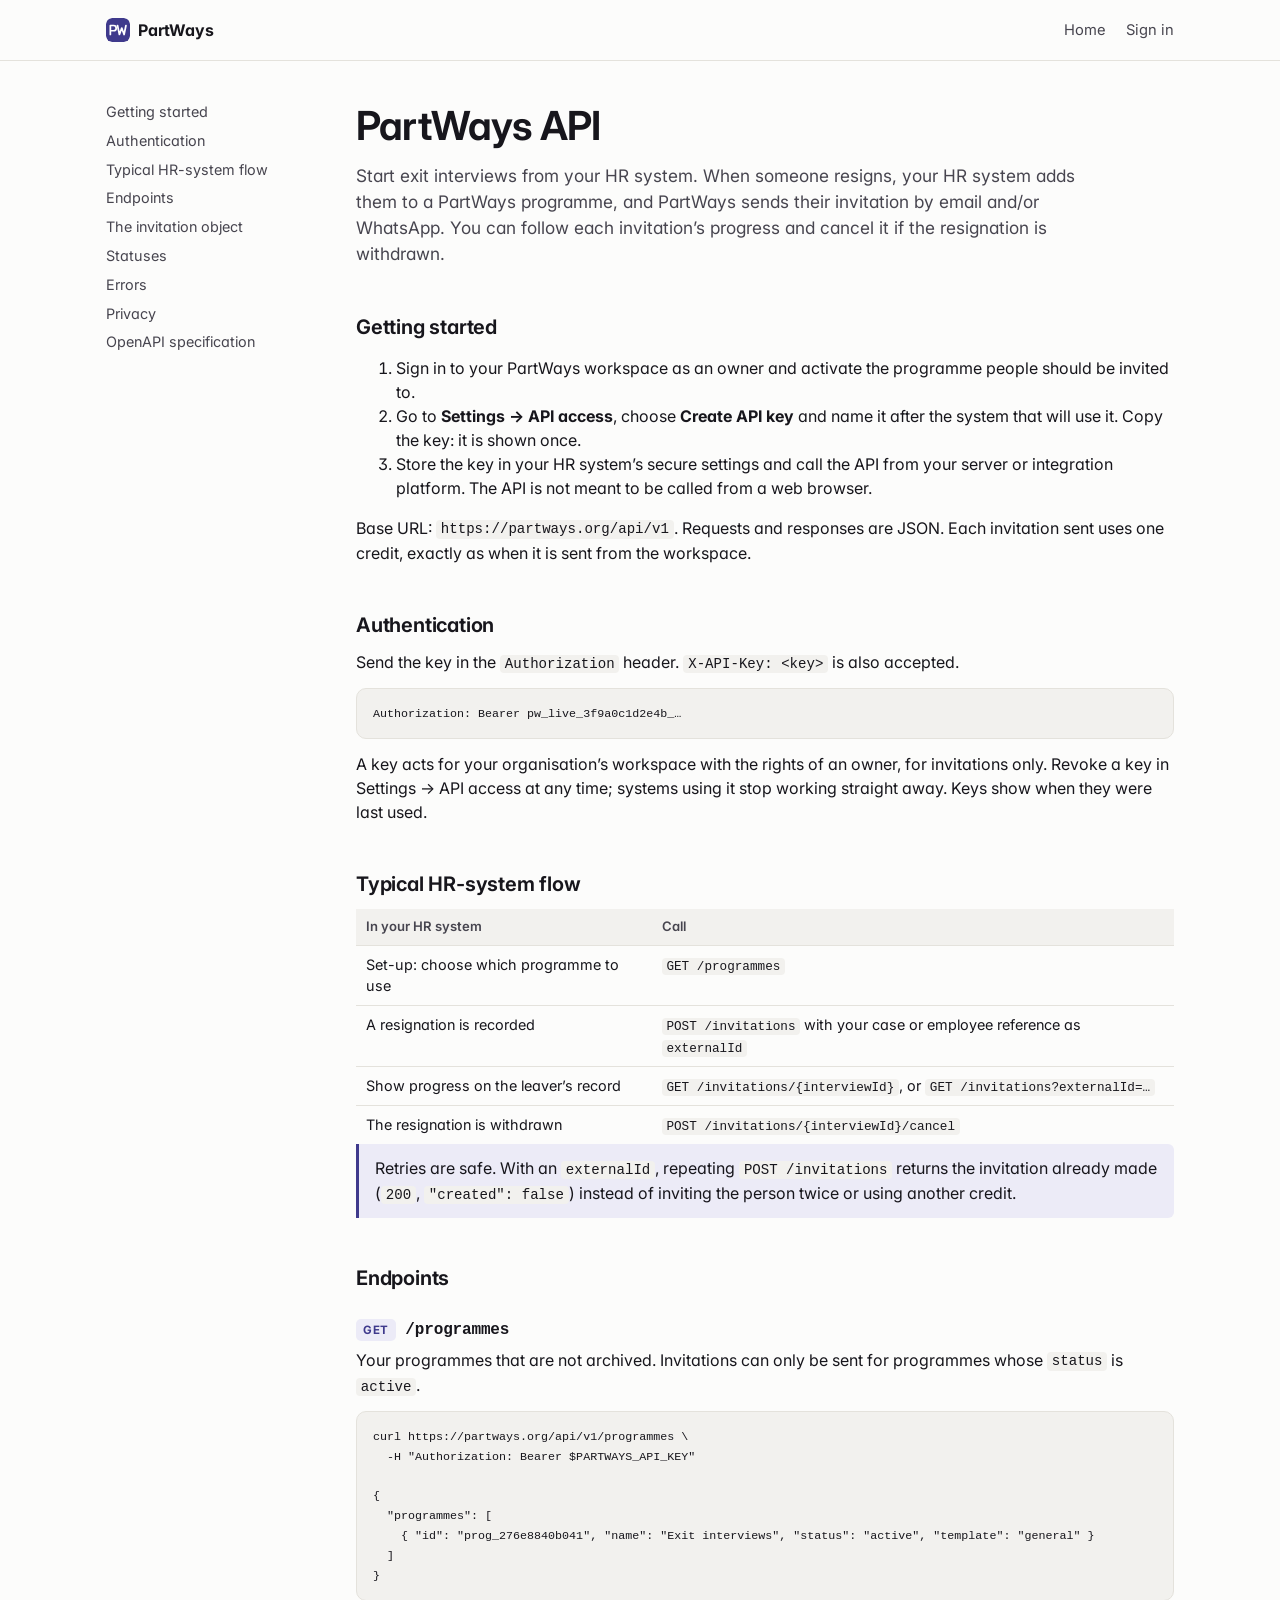
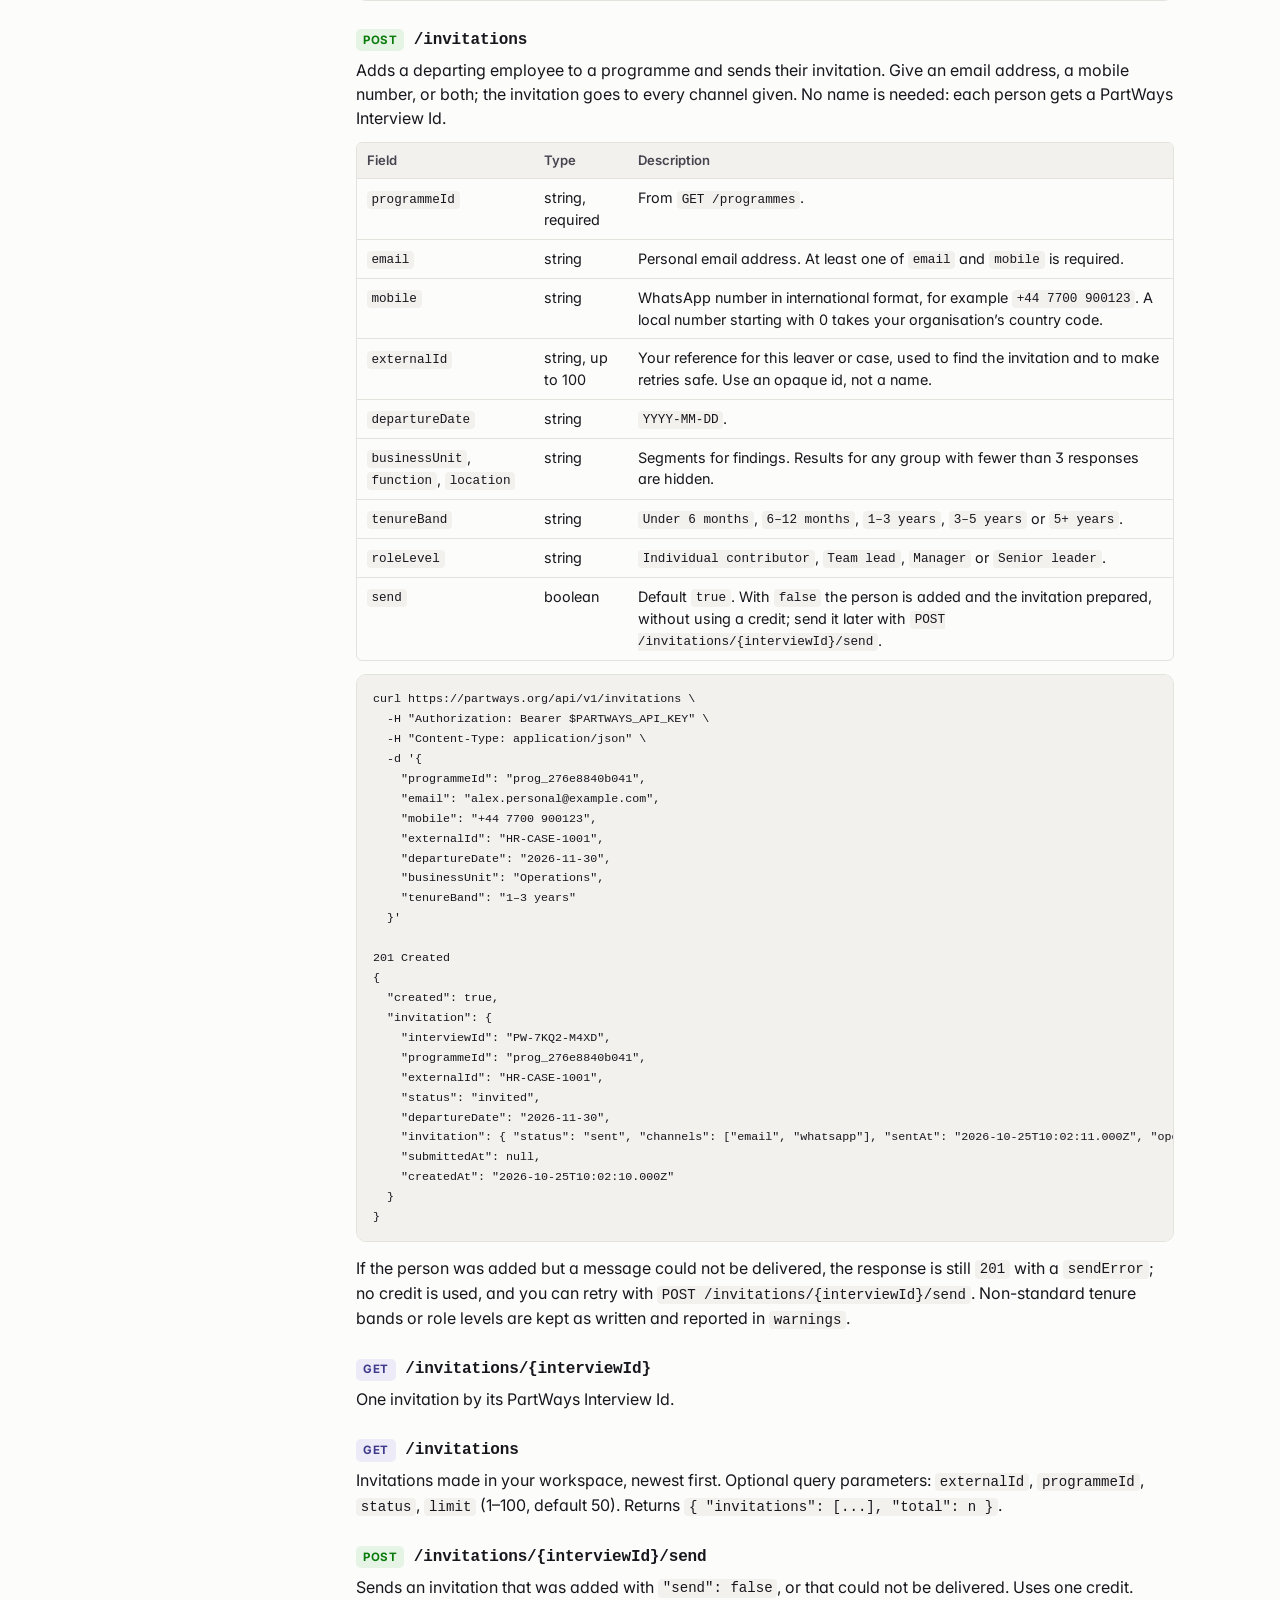
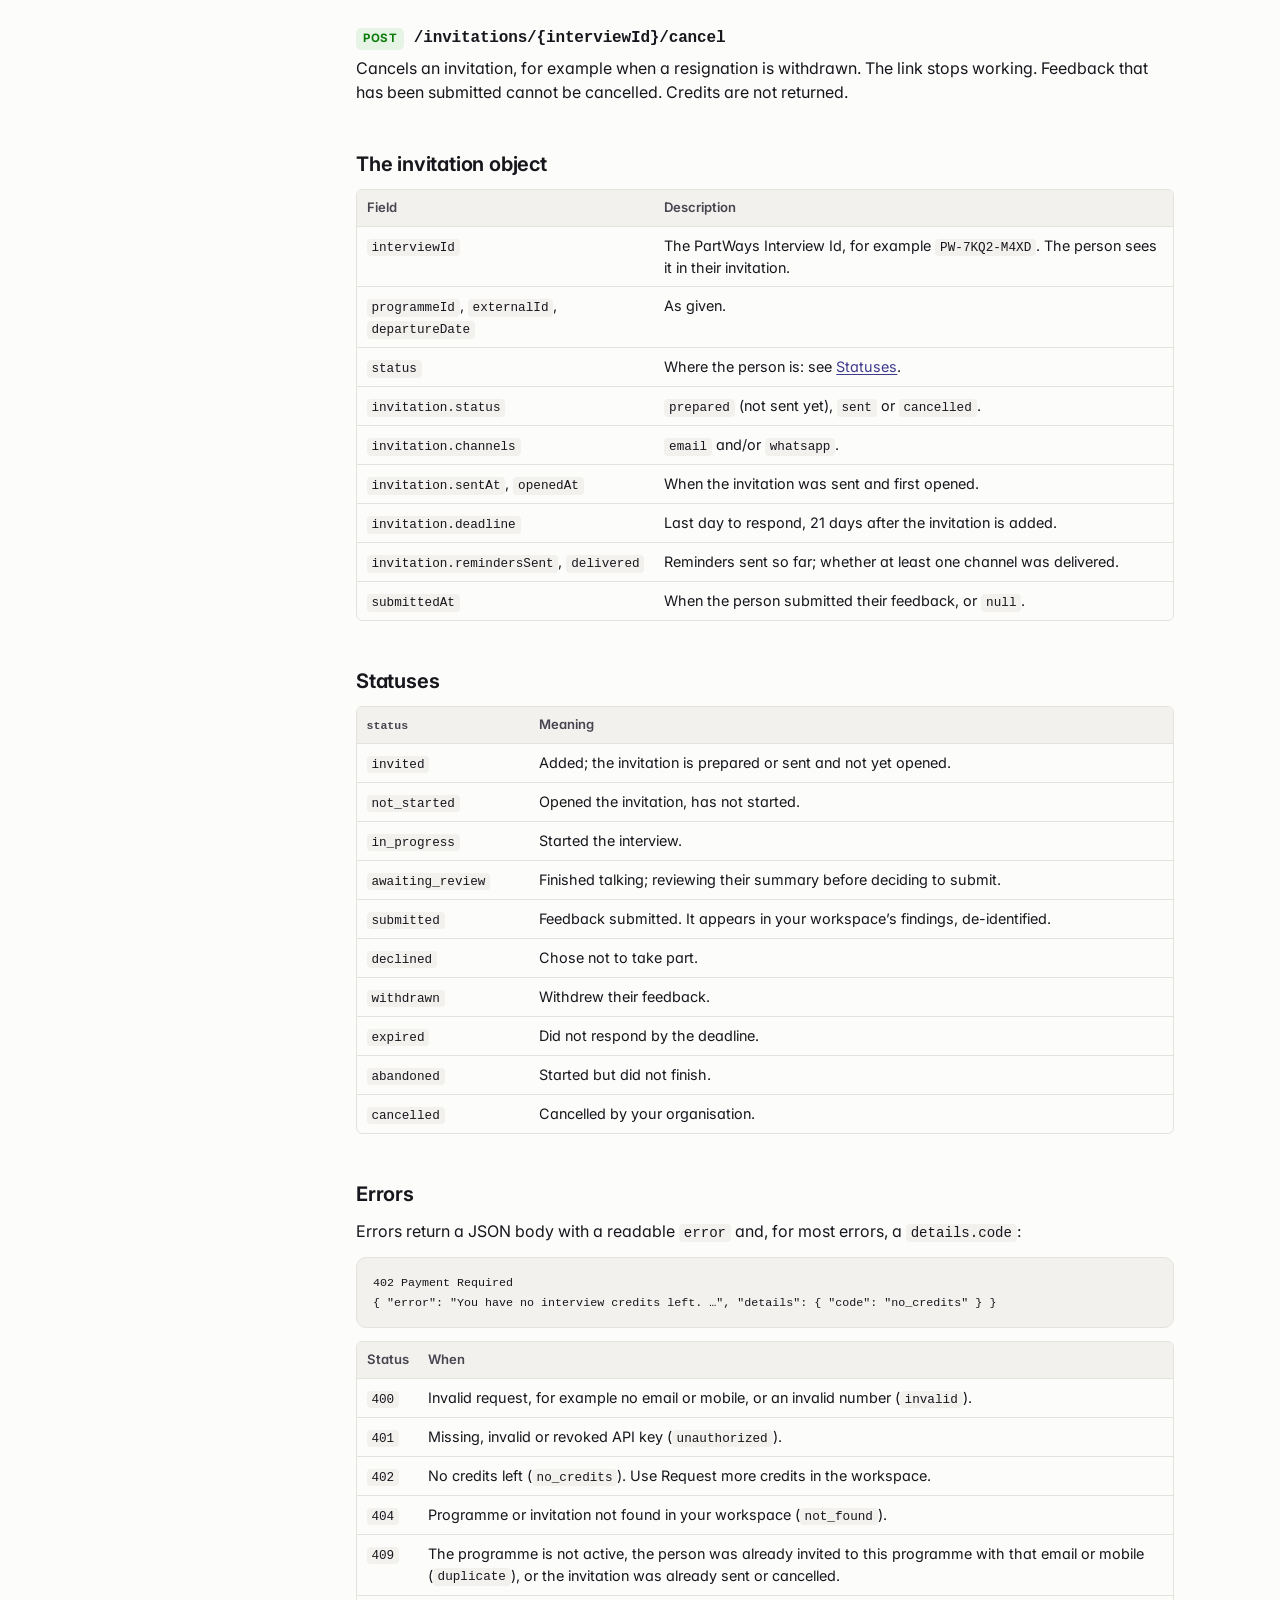
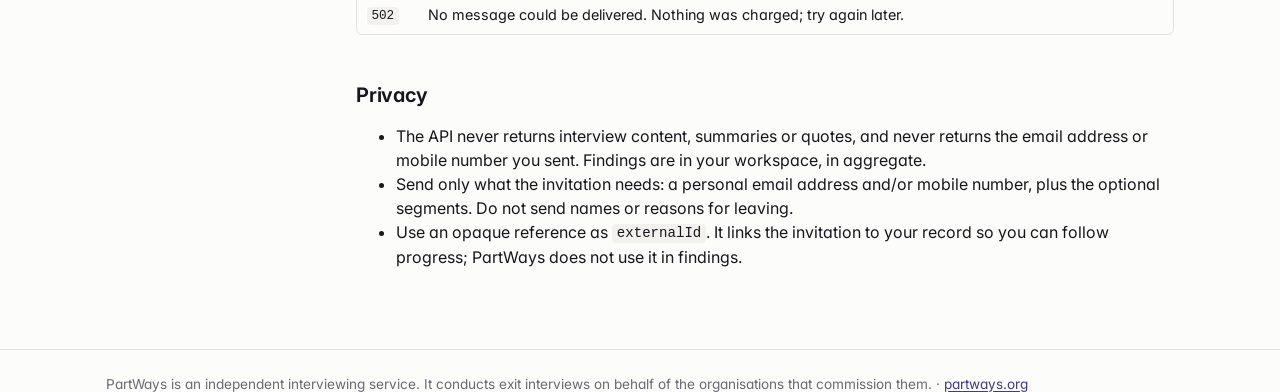
<file: developers/index.html>
<!doctype html>
<html lang="en">
<head>
  <meta charset="utf-8">
  <meta name="viewport" content="width=device-width, initial-scale=1">
  <title>PartWays API</title>
  <meta name="description" content="Start PartWays exit interviews from your HR system. Reference for the PartWays API v1: authentication, invitations, statuses and errors.">
  <link rel="canonical" href="https://partways.org/developers/">
  <meta property="og:type" content="website">
  <meta property="og:site_name" content="PartWays">
  <meta property="og:url" content="https://partways.org/developers/">
  <meta property="og:title" content="PartWays API">
  <meta property="og:description" content="Start PartWays exit interviews from your HR system.">
  <meta property="og:image" content="https://partways.org/og-image.jpg">
  <meta property="og:image:width" content="1200">
  <meta property="og:image:height" content="630">
  <meta name="twitter:card" content="summary_large_image">
  <link rel="preconnect" href="https://fonts.googleapis.com">
  <link rel="stylesheet" href="https://fonts.googleapis.com/css2?family=Inter:wght@400;500;600;700&display=swap">
  <link rel="stylesheet" href="/css/base.css">
  <link rel="icon" href="/favicon.svg" type="image/svg+xml">
  <link rel="apple-touch-icon" href="/apple-touch-icon.png">
  <style>
    body { background: var(--surface); }
    .wrap { max-width: 1100px; margin: 0 auto; padding: 0 16px; }
    .site-head { position: sticky; top: 0; z-index: 5; background: color-mix(in srgb, var(--surface) 92%, transparent); backdrop-filter: blur(8px); border-bottom: 1px solid var(--line); }
    .site-head .wrap { display: flex; align-items: center; gap: 1rem; min-height: 60px; }
    .site-head nav { display: flex; gap: 1.25rem; margin-left: auto; font-size: .92rem; }
    .site-head nav a { color: var(--ink-2); text-decoration: none; }
    .layout { display: grid; grid-template-columns: 210px minmax(0, 1fr); gap: 2.5rem; padding-top: 2.5rem; padding-bottom: 4rem; }
    .toc { position: sticky; top: 84px; align-self: start; font-size: .9rem; }
    .toc ol { list-style: none; margin: 0; padding: 0; display: grid; gap: .45rem; }
    .toc a { color: var(--ink-2); text-decoration: none; }
    .toc a:hover { color: var(--ink); }
    @media (max-width: 860px) { .layout { grid-template-columns: minmax(0, 1fr); gap: 1.5rem; } .toc { position: static; } .site-head nav { display: none; } }
    main h1 { font-size: clamp(1.8rem, 4.5vw, 2.5rem); letter-spacing: -.02em; margin: 0 0 .75rem; }
    main h2 { margin: 2.75rem 0 .75rem; padding-top: .25rem; scroll-margin-top: 80px; }
    main h3 { margin: 1.75rem 0 .5rem; scroll-margin-top: 80px; }
    .lede { font-size: 1.08rem; color: var(--ink-2); max-width: 720px; }
    pre { background: var(--panel-2); border: 1px solid var(--line); border-radius: var(--radius); padding: .9rem 1rem; overflow-x: auto; font-size: .83rem; line-height: 1.5; }
    code { font-family: ui-monospace, SFMono-Regular, Menlo, monospace; font-size: .88em; }
    p code, li code, td code { background: var(--panel-2); padding: .08rem .3rem; border-radius: 4px; }
    .ep { display: flex; gap: .6rem; align-items: baseline; flex-wrap: wrap; margin: 1.75rem 0 .4rem; }
    .ep h3 { margin: 0; font-family: ui-monospace, SFMono-Regular, Menlo, monospace; font-size: 1rem; overflow-wrap: anywhere; }
    .verb { font-size: .72rem; font-weight: 700; letter-spacing: .04em; padding: .15rem .45rem; border-radius: 5px; background: var(--accent-soft); color: var(--accent); }
    .verb.post { background: var(--good-soft); color: var(--good); }
    .table-wrap { overflow-x: auto; }
    table { border-collapse: collapse; width: 100%; font-size: .9rem; }
    th, td { text-align: left; vertical-align: top; padding: .5rem .6rem; border-bottom: 1px solid var(--line); }
    th { font-weight: 600; color: var(--ink-2); }
    .note { border-left: 3px solid var(--accent); background: var(--accent-soft); padding: .75rem 1rem; border-radius: 0 var(--radius-sm) var(--radius-sm) 0; color: var(--ink); }
    footer { border-top: 1px solid var(--line); padding: 1.5rem 0; font-size: .85rem; color: var(--muted); }
  </style>
</head>
<body>
  <header class="site-head">
    <div class="wrap">
      <a class="pw-mark" href="/"><span class="dot" aria-hidden="true">PW</span>PartWays</a>
      <nav aria-label="Site"><a href="/">Home</a><a href="/hr/">Sign in</a></nav>
    </div>
  </header>

  <div class="wrap layout">
    <nav class="toc" aria-label="On this page">
      <ol>
        <li><a href="#start">Getting started</a></li>
        <li><a href="#auth">Authentication</a></li>
        <li><a href="#flow">Typical HR-system flow</a></li>
        <li><a href="#endpoints">Endpoints</a></li>
        <li><a href="#object">The invitation object</a></li>
        <li><a href="#statuses">Statuses</a></li>
        <li><a href="#errors">Errors</a></li>
        <li><a href="#privacy">Privacy</a></li>
        <li><a href="/developers/openapi.json">OpenAPI specification</a></li>
      </ol>
    </nav>

    <main>
      <h1>PartWays API</h1>
      <p class="lede">Start exit interviews from your HR system. When someone resigns, your HR system adds them to a PartWays programme, and PartWays sends their invitation by email and/or WhatsApp. You can follow each invitation’s progress and cancel it if the resignation is withdrawn.</p>

      <h2 id="start">Getting started</h2>
      <ol>
        <li>Sign in to your PartWays workspace as an owner and activate the programme people should be invited to.</li>
        <li>Go to <strong>Settings → API access</strong>, choose <strong>Create API key</strong> and name it after the system that will use it. Copy the key: it is shown once.</li>
        <li>Store the key in your HR system’s secure settings and call the API from your server or integration platform. The API is not meant to be called from a web browser.</li>
      </ol>
      <p>Base URL: <code>https://partways.org/api/v1</code>. Requests and responses are JSON. Each invitation sent uses one credit, exactly as when it is sent from the workspace.</p>

      <h2 id="auth">Authentication</h2>
      <p>Send the key in the <code>Authorization</code> header. <code>X-API-Key: &lt;key&gt;</code> is also accepted.</p>
<pre><code>Authorization: Bearer pw_live_3f9a0c1d2e4b_…</code></pre>
      <p>A key acts for your organisation’s workspace with the rights of an owner, for invitations only. Revoke a key in Settings → API access at any time; systems using it stop working straight away. Keys show when they were last used.</p>

      <h2 id="flow">Typical HR-system flow</h2>
      <table>
        <thead><tr><th scope="col">In your HR system</th><th scope="col">Call</th></tr></thead>
        <tbody>
          <tr><td>Set-up: choose which programme to use</td><td><code>GET /programmes</code></td></tr>
          <tr><td>A resignation is recorded</td><td><code>POST /invitations</code> with your case or employee reference as <code>externalId</code></td></tr>
          <tr><td>Show progress on the leaver’s record</td><td><code>GET /invitations/{interviewId}</code>, or <code>GET /invitations?externalId=…</code></td></tr>
          <tr><td>The resignation is withdrawn</td><td><code>POST /invitations/{interviewId}/cancel</code></td></tr>
        </tbody>
      </table>
      <p class="note">Retries are safe. With an <code>externalId</code>, repeating <code>POST /invitations</code> returns the invitation already made (<code>200</code>, <code>"created": false</code>) instead of inviting the person twice or using another credit.</p>

      <h2 id="endpoints">Endpoints</h2>

      <div class="ep"><span class="verb">GET</span><h3>/programmes</h3></div>
      <p>Your programmes that are not archived. Invitations can only be sent for programmes whose <code>status</code> is <code>active</code>.</p>
<pre><code>curl https://partways.org/api/v1/programmes \
  -H "Authorization: Bearer $PARTWAYS_API_KEY"

{
  "programmes": [
    { "id": "prog_276e8840b041", "name": "Exit interviews", "status": "active", "template": "general" }
  ]
}</code></pre>

      <div class="ep"><span class="verb post">POST</span><h3>/invitations</h3></div>
      <p>Adds a departing employee to a programme and sends their invitation. Give an email address, a mobile number, or both; the invitation goes to every channel given. No name is needed: each person gets a PartWays Interview Id.</p>
      <div class="table-wrap"><table>
        <thead><tr><th scope="col">Field</th><th scope="col">Type</th><th scope="col">Description</th></tr></thead>
        <tbody>
          <tr><td><code>programmeId</code></td><td>string, required</td><td>From <code>GET /programmes</code>.</td></tr>
          <tr><td><code>email</code></td><td>string</td><td>Personal email address. At least one of <code>email</code> and <code>mobile</code> is required.</td></tr>
          <tr><td><code>mobile</code></td><td>string</td><td>WhatsApp number in international format, for example <code>+44 7700 900123</code>. A local number starting with 0 takes your organisation’s country code.</td></tr>
          <tr><td><code>externalId</code></td><td>string, up to 100</td><td>Your reference for this leaver or case, used to find the invitation and to make retries safe. Use an opaque id, not a name.</td></tr>
          <tr><td><code>departureDate</code></td><td>string</td><td><code>YYYY-MM-DD</code>.</td></tr>
          <tr><td><code>businessUnit</code>, <code>function</code>, <code>location</code></td><td>string</td><td>Segments for findings. Results for any group with fewer than 3 responses are hidden.</td></tr>
          <tr><td><code>tenureBand</code></td><td>string</td><td><code>Under 6 months</code>, <code>6–12 months</code>, <code>1–3 years</code>, <code>3–5 years</code> or <code>5+ years</code>.</td></tr>
          <tr><td><code>roleLevel</code></td><td>string</td><td><code>Individual contributor</code>, <code>Team lead</code>, <code>Manager</code> or <code>Senior leader</code>.</td></tr>
          <tr><td><code>send</code></td><td>boolean</td><td>Default <code>true</code>. With <code>false</code> the person is added and the invitation prepared, without using a credit; send it later with <code>POST /invitations/{interviewId}/send</code>.</td></tr>
        </tbody>
      </table></div>
<pre><code>curl https://partways.org/api/v1/invitations \
  -H "Authorization: Bearer $PARTWAYS_API_KEY" \
  -H "Content-Type: application/json" \
  -d '{
    "programmeId": "prog_276e8840b041",
    "email": "alex.personal@example.com",
    "mobile": "+44 7700 900123",
    "externalId": "HR-CASE-1001",
    "departureDate": "2026-11-30",
    "businessUnit": "Operations",
    "tenureBand": "1–3 years"
  }'

201 Created
{
  "created": true,
  "invitation": {
    "interviewId": "PW-7KQ2-M4XD",
    "programmeId": "prog_276e8840b041",
    "externalId": "HR-CASE-1001",
    "status": "invited",
    "departureDate": "2026-11-30",
    "invitation": { "status": "sent", "channels": ["email", "whatsapp"], "sentAt": "2026-10-25T10:02:11.000Z", "openedAt": null, "deadline": "2026-11-15", "remindersSent": 0, "delivered": true },
    "submittedAt": null,
    "createdAt": "2026-10-25T10:02:10.000Z"
  }
}</code></pre>
      <p>If the person was added but a message could not be delivered, the response is still <code>201</code> with a <code>sendError</code>; no credit is used, and you can retry with <code>POST /invitations/{interviewId}/send</code>. Non-standard tenure bands or role levels are kept as written and reported in <code>warnings</code>.</p>

      <div class="ep"><span class="verb">GET</span><h3>/invitations/{interviewId}</h3></div>
      <p>One invitation by its PartWays Interview Id.</p>

      <div class="ep"><span class="verb">GET</span><h3>/invitations</h3></div>
      <p>Invitations made in your workspace, newest first. Optional query parameters: <code>externalId</code>, <code>programmeId</code>, <code>status</code>, <code>limit</code> (1–100, default 50). Returns <code>{ "invitations": [...], "total": n }</code>.</p>

      <div class="ep"><span class="verb post">POST</span><h3>/invitations/{interviewId}/send</h3></div>
      <p>Sends an invitation that was added with <code>"send": false</code>, or that could not be delivered. Uses one credit.</p>

      <div class="ep"><span class="verb post">POST</span><h3>/invitations/{interviewId}/cancel</h3></div>
      <p>Cancels an invitation, for example when a resignation is withdrawn. The link stops working. Feedback that has been submitted cannot be cancelled. Credits are not returned.</p>

      <h2 id="object">The invitation object</h2>
      <div class="table-wrap"><table>
        <thead><tr><th scope="col">Field</th><th scope="col">Description</th></tr></thead>
        <tbody>
          <tr><td><code>interviewId</code></td><td>The PartWays Interview Id, for example <code>PW-7KQ2-M4XD</code>. The person sees it in their invitation.</td></tr>
          <tr><td><code>programmeId</code>, <code>externalId</code>, <code>departureDate</code></td><td>As given.</td></tr>
          <tr><td><code>status</code></td><td>Where the person is: see <a href="#statuses">Statuses</a>.</td></tr>
          <tr><td><code>invitation.status</code></td><td><code>prepared</code> (not sent yet), <code>sent</code> or <code>cancelled</code>.</td></tr>
          <tr><td><code>invitation.channels</code></td><td><code>email</code> and/or <code>whatsapp</code>.</td></tr>
          <tr><td><code>invitation.sentAt</code>, <code>openedAt</code></td><td>When the invitation was sent and first opened.</td></tr>
          <tr><td><code>invitation.deadline</code></td><td>Last day to respond, 21 days after the invitation is added.</td></tr>
          <tr><td><code>invitation.remindersSent</code>, <code>delivered</code></td><td>Reminders sent so far; whether at least one channel was delivered.</td></tr>
          <tr><td><code>submittedAt</code></td><td>When the person submitted their feedback, or <code>null</code>.</td></tr>
        </tbody>
      </table></div>

      <h2 id="statuses">Statuses</h2>
      <div class="table-wrap"><table>
        <thead><tr><th scope="col"><code>status</code></th><th scope="col">Meaning</th></tr></thead>
        <tbody>
          <tr><td><code>invited</code></td><td>Added; the invitation is prepared or sent and not yet opened.</td></tr>
          <tr><td><code>not_started</code></td><td>Opened the invitation, has not started.</td></tr>
          <tr><td><code>in_progress</code></td><td>Started the interview.</td></tr>
          <tr><td><code>awaiting_review</code></td><td>Finished talking; reviewing their summary before deciding to submit.</td></tr>
          <tr><td><code>submitted</code></td><td>Feedback submitted. It appears in your workspace’s findings, de-identified.</td></tr>
          <tr><td><code>declined</code></td><td>Chose not to take part.</td></tr>
          <tr><td><code>withdrawn</code></td><td>Withdrew their feedback.</td></tr>
          <tr><td><code>expired</code></td><td>Did not respond by the deadline.</td></tr>
          <tr><td><code>abandoned</code></td><td>Started but did not finish.</td></tr>
          <tr><td><code>cancelled</code></td><td>Cancelled by your organisation.</td></tr>
        </tbody>
      </table></div>

      <h2 id="errors">Errors</h2>
      <p>Errors return a JSON body with a readable <code>error</code> and, for most errors, a <code>details.code</code>:</p>
<pre><code>402 Payment Required
{ "error": "You have no interview credits left. …", "details": { "code": "no_credits" } }</code></pre>
      <div class="table-wrap"><table>
        <thead><tr><th scope="col">Status</th><th scope="col">When</th></tr></thead>
        <tbody>
          <tr><td><code>400</code></td><td>Invalid request, for example no email or mobile, or an invalid number (<code>invalid</code>).</td></tr>
          <tr><td><code>401</code></td><td>Missing, invalid or revoked API key (<code>unauthorized</code>).</td></tr>
          <tr><td><code>402</code></td><td>No credits left (<code>no_credits</code>). Use Request more credits in the workspace.</td></tr>
          <tr><td><code>404</code></td><td>Programme or invitation not found in your workspace (<code>not_found</code>).</td></tr>
          <tr><td><code>409</code></td><td>The programme is not active, the person was already invited to this programme with that email or mobile (<code>duplicate</code>), or the invitation was already sent or cancelled.</td></tr>
          <tr><td><code>502</code></td><td>No message could be delivered. Nothing was charged; try again later.</td></tr>
        </tbody>
      </table></div>

      <h2 id="privacy">Privacy</h2>
      <ul>
        <li>The API never returns interview content, summaries or quotes, and never returns the email address or mobile number you sent. Findings are in your workspace, in aggregate.</li>
        <li>Send only what the invitation needs: a personal email address and/or mobile number, plus the optional segments. Do not send names or reasons for leaving.</li>
        <li>Use an opaque reference as <code>externalId</code>. It links the invitation to your record so you can follow progress; PartWays does not use it in findings.</li>
      </ul>
    </main>
  </div>

  <footer>
    <div class="wrap">PartWays is an independent interviewing service. It conducts exit interviews on behalf of the organisations that commission them. · <a href="/">partways.org</a></div>
  </footer>
</body>
</html>
</file>
<file: css/base.css>
/* PartWays design tokens and components. Plain CSS, light and dark. */
:root {
  color-scheme: light;
  --bg: #f6f5f2;
  --surface: #fcfcfb;
  --panel: #ffffff;
  --panel-2: #f2f1ee;
  --line: #e4e2dc;
  --line-strong: #cfccc4;
  --ink: #17161c;
  --ink-2: #47454f;
  --muted: #6b6975;
  --accent: #3f3a8c;
  --accent-ink: #ffffff;
  --accent-soft: #ecebf7;
  --brand: #0f766e;
  --focus: #2a78d6;
  --good: #0a7a0a;
  --good-soft: #e5f4e5;
  --warn: #8a5a00;
  --warn-soft: #fdf3dc;
  --bad: #b42323;
  --bad-soft: #fbe9e9;
  --info-soft: #e8f0fb;
  --demo: #9a3412;
  --demo-soft: #fff1e6;
  --series-1: #2a78d6;
  --series-2: #eb6834;
  --series-pos: #2a78d6;
  --series-neg: #e34948;
  --series-mixed: #6250d6;
  --series-neutral: #b5b3ad;
  --track: #ecebe7;
  --shadow: 0 1px 2px rgba(20, 18, 30, .06), 0 4px 16px rgba(20, 18, 30, .05);
  --radius: 10px;
  --radius-sm: 6px;
  --font: "Inter", system-ui, -apple-system, "Segoe UI", Roboto, sans-serif;
  --text-scale: 1;
}
@media (prefers-color-scheme: dark) {
  :root:not([data-theme="light"]) {
    color-scheme: dark;
    --bg: #121215; --surface: #1a1a19; --panel: #1f1f23; --panel-2: #26262b; --line: #34343a; --line-strong: #46464e;
    --ink: #f0efec; --ink-2: #d2d0cb; --muted: #a3a19b; --accent: #9d97f0; --accent-ink: #121215; --accent-soft: #2a2850;
    --focus: #6da7ec; --good: #5fc95f; --good-soft: #1c2e1c; --warn: #f0c060; --warn-soft: #33290f; --bad: #f08080; --bad-soft: #3a1d1d;
    --info-soft: #1c2738; --demo: #f6a26b; --demo-soft: #36231a;
    --series-1: #3987e5; --series-2: #d95926; --series-pos: #3987e5; --series-neg: #e66767; --series-mixed: #9085e9; --series-neutral: #5f5e59; --track: #2c2c31;
    --shadow: 0 1px 2px rgba(0, 0, 0, .4);
  }
}
:root[data-theme="dark"] {
  color-scheme: dark;
  --bg: #121215; --surface: #1a1a19; --panel: #1f1f23; --panel-2: #26262b; --line: #34343a; --line-strong: #46464e;
  --ink: #f0efec; --ink-2: #d2d0cb; --muted: #a3a19b; --accent: #9d97f0; --accent-ink: #121215; --accent-soft: #2a2850;
  --focus: #6da7ec; --good: #5fc95f; --good-soft: #1c2e1c; --warn: #f0c060; --warn-soft: #33290f; --bad: #f08080; --bad-soft: #3a1d1d;
  --info-soft: #1c2738; --demo: #f6a26b; --demo-soft: #36231a;
  --series-1: #3987e5; --series-2: #d95926; --series-pos: #3987e5; --series-neg: #e66767; --series-mixed: #9085e9; --series-neutral: #5f5e59; --track: #2c2c31;
  --shadow: 0 1px 2px rgba(0, 0, 0, .4);
}

*, *::before, *::after { box-sizing: border-box; }
html { font-size: calc(16px * var(--text-scale)); -webkit-text-size-adjust: 100%; }
body { margin: 0; font-family: var(--font); color: var(--ink); background: var(--bg); line-height: 1.5; font-feature-settings: "cv11", "ss01"; }
h1, h2, h3, h4 { line-height: 1.25; margin: 0 0 .5rem; font-weight: 650; letter-spacing: -.01em; }
h1 { font-size: 1.6rem; } h2 { font-size: 1.25rem; } h3 { font-size: 1.05rem; } h4 { font-size: .95rem; }
p { margin: 0 0 .75rem; }
a { color: var(--accent); text-underline-offset: 2px; }
small, .small { font-size: .85rem; }
.muted { color: var(--muted); }
.ink2 { color: var(--ink-2); }
.num { font-variant-numeric: tabular-nums; }
:focus-visible { outline: 3px solid var(--focus); outline-offset: 2px; border-radius: 4px; }
.sr-only { position: absolute; width: 1px; height: 1px; padding: 0; margin: -1px; overflow: hidden; clip: rect(0 0 0 0); white-space: nowrap; border: 0; }
.skip { position: absolute; left: -999px; top: 8px; background: var(--panel); padding: 8px 12px; z-index: 100; }
.skip:focus { left: 8px; }
@media (prefers-reduced-motion: reduce) { *, *::before, *::after { animation-duration: .01ms !important; transition-duration: .01ms !important; } }

/* Buttons */
.btn { display: inline-flex; align-items: center; justify-content: center; gap: .45rem; min-height: 40px; padding: .5rem 1rem; border-radius: var(--radius-sm);
  border: 1px solid var(--line-strong); background: var(--panel); color: var(--ink); font: inherit; font-weight: 550; font-size: .95rem; cursor: pointer; text-decoration: none; white-space: nowrap; }
.btn:hover { background: var(--panel-2); }
.btn.primary { background: var(--accent); border-color: var(--accent); color: var(--accent-ink); }
.btn.primary:hover { filter: brightness(1.08); }
.btn.danger { color: var(--bad); border-color: color-mix(in srgb, var(--bad) 40%, var(--line)); }
.btn.ghost { border-color: transparent; background: transparent; }
.btn.ghost:hover { background: var(--panel-2); }
.btn.sm { min-height: 32px; padding: .25rem .65rem; font-size: .85rem; }
.btn.lg { min-height: 48px; padding: .75rem 1.4rem; font-size: 1rem; }
.btn[disabled], .btn[aria-disabled="true"] { opacity: .55; cursor: not-allowed; }
.ico { width: 1.2em; height: 1.2em; flex: none; vertical-align: -0.2em; }
.btn .ico { width: 1.1em; height: 1.1em; }
.linkbtn { background: none; border: 0; padding: 0; color: var(--accent); font: inherit; cursor: pointer; text-decoration: underline; text-underline-offset: 2px; }

/* Forms */
label { font-weight: 550; font-size: .9rem; }
.field { display: grid; gap: .3rem; margin-bottom: .9rem; }
.field .hint { font-size: .82rem; color: var(--muted); font-weight: 400; }
input[type=text], input[type=email], input[type=tel], input[type=date], input[type=number], input[type=search], select, textarea {
  font: inherit; color: var(--ink); background: var(--panel); border: 1px solid var(--line-strong); border-radius: var(--radius-sm); padding: .55rem .7rem; width: 100%; min-height: 40px; }
textarea { min-height: 90px; resize: vertical; line-height: 1.45; }
input:focus, select:focus, textarea:focus { outline: 2px solid var(--focus); outline-offset: 0; border-color: var(--focus); }
.check { display: flex; gap: .55rem; align-items: flex-start; font-weight: 450; }
.check input { margin-top: .25rem; width: 1.05rem; height: 1.05rem; accent-color: var(--accent); }
.otp { letter-spacing: .5em; font-size: 1.4rem; text-align: center; font-variant-numeric: tabular-nums; max-width: 14rem; }

/* Layout */
.row { display: flex; gap: .75rem; align-items: center; flex-wrap: wrap; }
.row.between { justify-content: space-between; }
.row.end { justify-content: flex-end; }
.stack { display: grid; gap: .75rem; }
.grid { display: grid; gap: 1rem; }
.g2 { grid-template-columns: repeat(2, minmax(0, 1fr)); }
.g3 { grid-template-columns: repeat(3, minmax(0, 1fr)); }
.g4 { grid-template-columns: repeat(4, minmax(0, 1fr)); }
@media (max-width: 900px) { .g3, .g4 { grid-template-columns: repeat(2, minmax(0, 1fr)); } }
@media (max-width: 640px) { .g2, .g3, .g4 { grid-template-columns: 1fr; } }
.spacer { flex: 1; }

/* Surfaces */
.card { background: var(--panel); border: 1px solid var(--line); border-radius: var(--radius); padding: 1.1rem 1.2rem; box-shadow: var(--shadow); min-width: 0; }
.card h3 { margin-bottom: .35rem; }
.card.flat { box-shadow: none; }
.card.soft { background: var(--panel-2); box-shadow: none; }
.divider { border: 0; border-top: 1px solid var(--line); margin: 1rem 0; }

/* Badges and notices */
.badge { display: inline-flex; align-items: center; gap: .3rem; font-size: .75rem; font-weight: 600; padding: .12rem .5rem; border-radius: 999px; background: var(--panel-2); color: var(--ink-2); border: 1px solid var(--line); white-space: nowrap; }
.badge.good { background: var(--good-soft); color: var(--good); border-color: transparent; }
.badge.warn { background: var(--warn-soft); color: var(--warn); border-color: transparent; }
.badge.bad { background: var(--bad-soft); color: var(--bad); border-color: transparent; }
.badge.accent { background: var(--accent-soft); color: var(--accent); border-color: transparent; }
.badge.demo { background: var(--demo-soft); color: var(--demo); border-color: transparent; }
.badge.info { background: var(--info-soft); color: var(--ink-2); border-color: transparent; }
.notice { border-radius: var(--radius-sm); padding: .7rem .9rem; background: var(--info-soft); color: var(--ink); font-size: .92rem; display: flex; gap: .6rem; align-items: flex-start; }
.notice.warn { background: var(--warn-soft); }
.notice.bad { background: var(--bad-soft); }
.notice.good { background: var(--good-soft); }
.notice.demo { background: var(--demo-soft); }
.notice .ico { flex: none; margin-top: .15rem; }

/* Tables */
.table-wrap { overflow-x: auto; border: 1px solid var(--line); border-radius: var(--radius-sm); }
table { border-collapse: collapse; width: 100%; font-size: .9rem; }
th, td { text-align: left; padding: .55rem .7rem; border-bottom: 1px solid var(--line); vertical-align: top; }
th { font-weight: 600; color: var(--ink-2); background: var(--panel-2); font-size: .82rem; }
tr:last-child td { border-bottom: 0; }
td.num, th.num { text-align: right; font-variant-numeric: tabular-nums; }
tr.clickable { cursor: pointer; }
tr.clickable:hover td { background: var(--panel-2); }

/* Tabs */
.tabs { display: flex; gap: .25rem; border-bottom: 1px solid var(--line); margin-bottom: 1rem; overflow-x: auto; }
.tabs button, .tabs a { background: none; border: 0; border-bottom: 2px solid transparent; padding: .6rem .8rem; font: inherit; font-weight: 550; color: var(--muted); cursor: pointer; text-decoration: none; white-space: nowrap; }
.tabs [aria-selected="true"] { color: var(--ink); border-bottom-color: var(--accent); }

/* Modal */
dialog { border: 0; border-radius: var(--radius); padding: 0; max-width: min(640px, calc(100vw - 32px)); width: 100%; background: var(--panel); color: var(--ink); box-shadow: 0 20px 60px rgba(0,0,0,.25); }
dialog::backdrop { background: rgba(20, 18, 30, .45); }
dialog .dlg-head { padding: 1rem 1.2rem .4rem; }
dialog .dlg-body { padding: .4rem 1.2rem 1rem; max-height: 70vh; overflow: auto; }
dialog .dlg-foot { padding: .8rem 1.2rem; border-top: 1px solid var(--line); display: flex; gap: .5rem; justify-content: flex-end; flex-wrap: wrap; }
dialog.wide { max-width: min(900px, calc(100vw - 32px)); }

/* Toast */
#toasts { position: fixed; bottom: 16px; left: 50%; transform: translateX(-50%); display: grid; gap: 8px; z-index: 1000; width: min(520px, calc(100vw - 32px)); }
.toast { background: var(--ink); color: var(--bg); padding: .7rem 1rem; border-radius: var(--radius-sm); box-shadow: var(--shadow); font-size: .92rem; display: flex; gap: .6rem; align-items: center; }
.toast.bad { background: var(--bad); color: #fff; }

/* Loading */
.spinner { width: 18px; height: 18px; border: 2px solid var(--line-strong); border-top-color: var(--accent); border-radius: 50%; animation: spin .8s linear infinite; display: inline-block; vertical-align: middle; }
@keyframes spin { to { transform: rotate(360deg); } }
.skeleton { background: linear-gradient(90deg, var(--panel-2), var(--line), var(--panel-2)); background-size: 200% 100%; animation: shimmer 1.4s infinite; border-radius: 6px; min-height: 1rem; }
@keyframes shimmer { to { background-position: -200% 0; } }
.empty { text-align: center; padding: 2rem 1rem; color: var(--muted); }
.empty h3 { color: var(--ink); }

/* Charts (HTML bars) */
.chart { display: grid; gap: .5rem; }
.bar-row { display: grid; grid-template-columns: minmax(120px, 34%) 1fr auto; gap: .6rem; align-items: center; font-size: .88rem; position: relative; }
.bar-row .lbl { color: var(--ink); overflow-wrap: anywhere; }
.bar-row .val { color: var(--ink-2); font-variant-numeric: tabular-nums; min-width: 6.5rem; text-align: right; font-size: .84rem; }
.bar-track { height: 14px; background: var(--track); border-radius: 0 4px 4px 0; position: relative; }
.bar { height: 100%; background: var(--series-1); border-radius: 0 4px 4px 0; min-width: 2px; }
.bar.s2 { background: var(--series-2); }
.bar-pair { display: grid; gap: 2px; }
.bar-pair .bar-track { height: 10px; }
.stackbar { display: flex; height: 14px; gap: 2px; border-radius: 0 4px 4px 0; overflow: hidden; background: var(--track); }
.stackbar > span { display: block; height: 100%; }
.legend { display: flex; gap: 1rem; flex-wrap: wrap; font-size: .82rem; color: var(--ink-2); }
.legend .key { display: inline-block; width: 12px; height: 12px; border-radius: 3px; margin-right: .35rem; vertical-align: -1px; }
.tip { position: fixed; pointer-events: none; background: var(--ink); color: var(--bg); padding: .4rem .6rem; border-radius: 6px; font-size: .8rem; z-index: 2000; max-width: 280px; box-shadow: var(--shadow); }
.unavailable { border: 1px dashed var(--line-strong); border-radius: var(--radius-sm); padding: .9rem; color: var(--ink-2); font-size: .9rem; background: var(--panel-2); }

/* Brand header pieces */
.pw-mark { display: inline-flex; align-items: center; gap: .5rem; font-weight: 700; letter-spacing: -.01em; color: var(--ink); text-decoration: none; }
/* The PartWays "PW" mark: the same SVG as the favicon, so they never differ. */
.pw-mark .dot { width: 24px; height: 24px; flex: 0 0 24px; border-radius: 6px; background: url(/favicon.svg) center / contain no-repeat; color: transparent; font-size: 0; overflow: hidden; }
.org-chip { display: inline-flex; align-items: center; gap: .45rem; font-size: .85rem; color: var(--ink-2); }
.org-chip .sw { width: 10px; height: 10px; border-radius: 3px; background: var(--brand); }

.quote { border-left: 3px solid var(--line-strong); padding: .1rem 0 .1rem .8rem; margin: .4rem 0; }
.quote .kind { font-size: .75rem; color: var(--muted); font-weight: 600; text-transform: uppercase; letter-spacing: .04em; }
.kbd { font-family: ui-monospace, monospace; font-size: .8rem; background: var(--panel-2); border: 1px solid var(--line); border-radius: 4px; padding: 0 .3rem; }

/* Segmented controls and chips */
.seg { display: inline-flex; border: 1px solid var(--line-strong); border-radius: var(--radius-sm); overflow: hidden; flex-wrap: wrap; }
.seg button { border: 0; background: var(--panel); padding: .55rem .9rem; font: inherit; cursor: pointer; color: var(--ink); min-height: 40px; }
.seg button + button { border-left: 1px solid var(--line-strong); }
.seg button[aria-pressed="true"] { background: var(--accent); color: var(--accent-ink); }
.chips { display: flex; flex-wrap: wrap; gap: .45rem; }
.chip { border: 1px solid var(--line-strong); background: var(--panel); border-radius: 999px; padding: .35rem .8rem; font: inherit; font-size: .88rem; cursor: pointer; color: var(--ink); }
.chip[aria-pressed="true"] { background: var(--accent-soft); border-color: var(--accent); color: var(--accent); }

[tabindex="-1"]:focus { outline: none; }
.mono { font-family: ui-monospace, SFMono-Regular, Menlo, Consolas, monospace; letter-spacing: .02em; }
.update-bar { position: fixed; top: 12px; left: 50%; transform: translateX(-50%); z-index: 1100; width: min(640px, calc(100vw - 32px)); display: flex; flex-wrap: wrap; align-items: center; gap: .6rem; background: var(--ink); color: var(--bg); padding: .65rem .8rem .65rem 1rem; border-radius: var(--radius); box-shadow: var(--shadow); font-size: .92rem; }
.update-bar > span { flex: 1 1 220px; }
.update-bar .muted-on-ink { opacity: .75; }
.update-bar .btn.ghost { color: var(--bg); }
[hidden] { display: none !important; }
</file>
